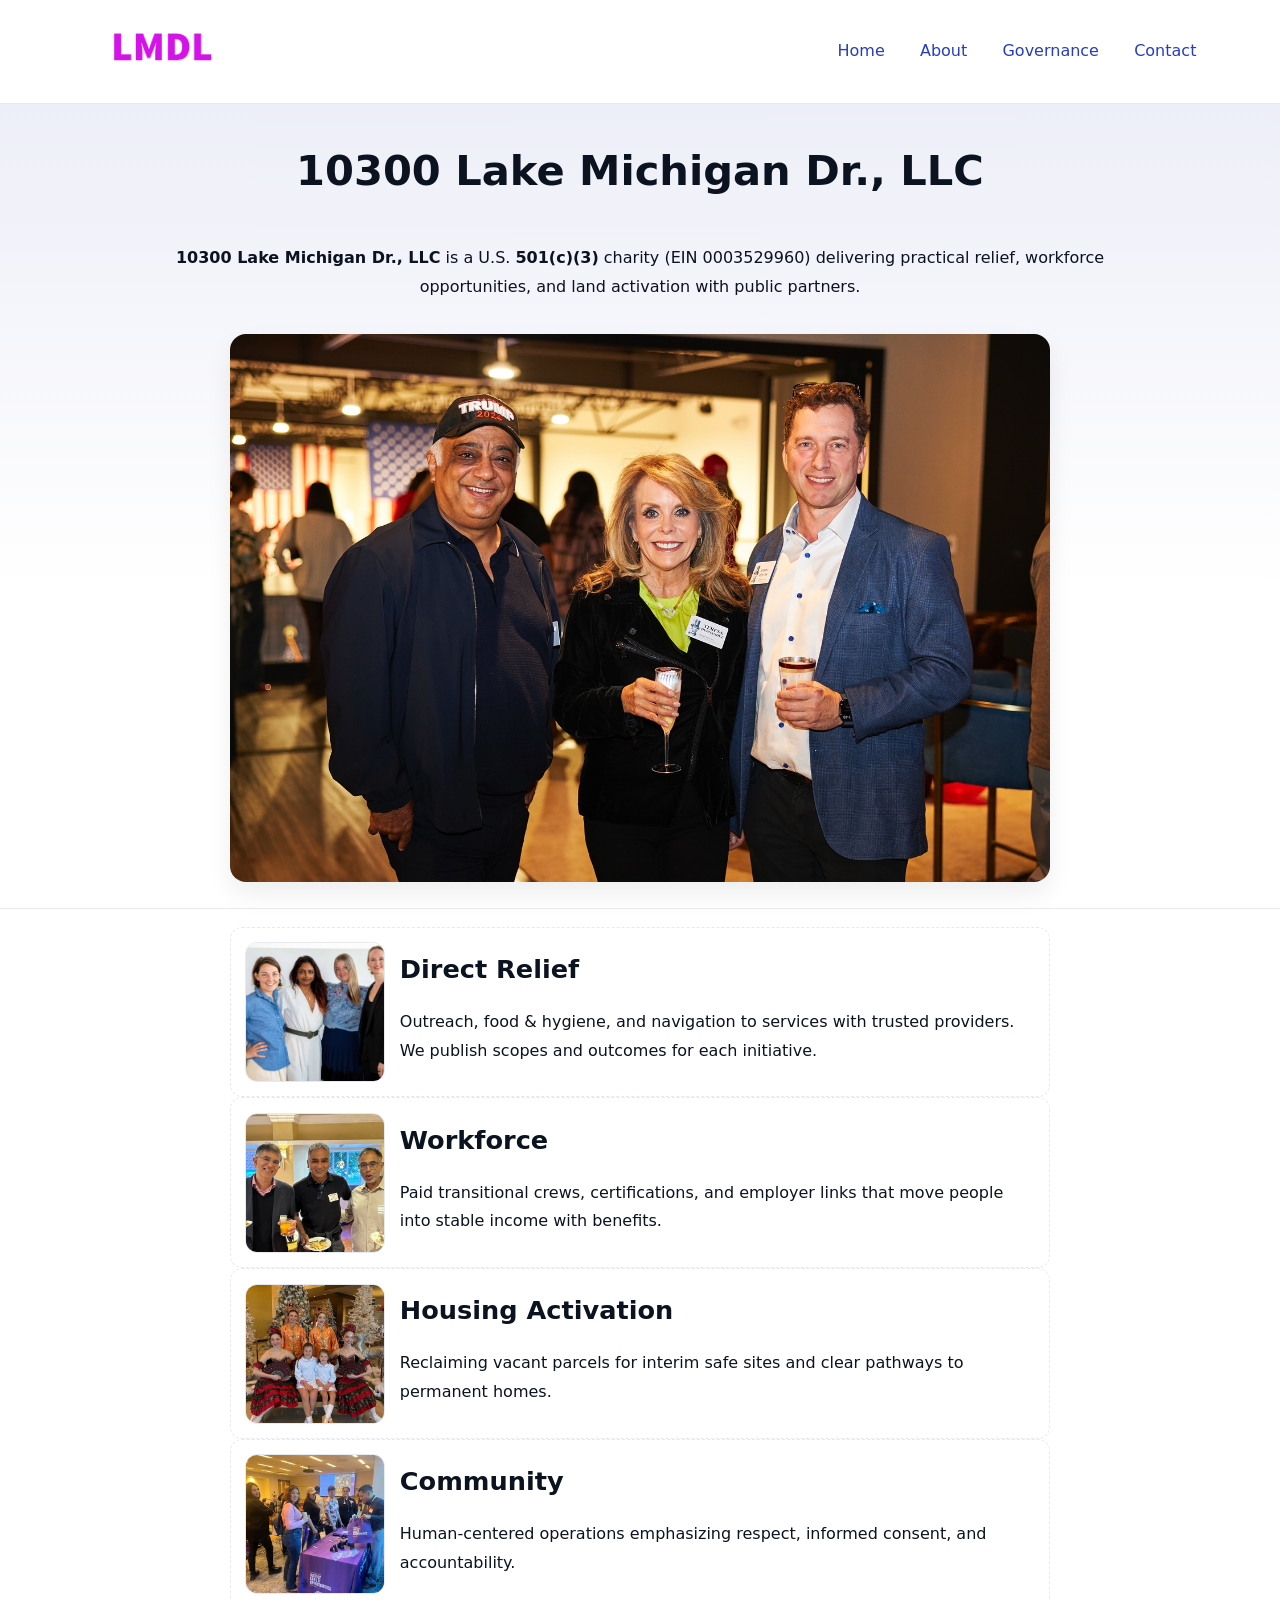
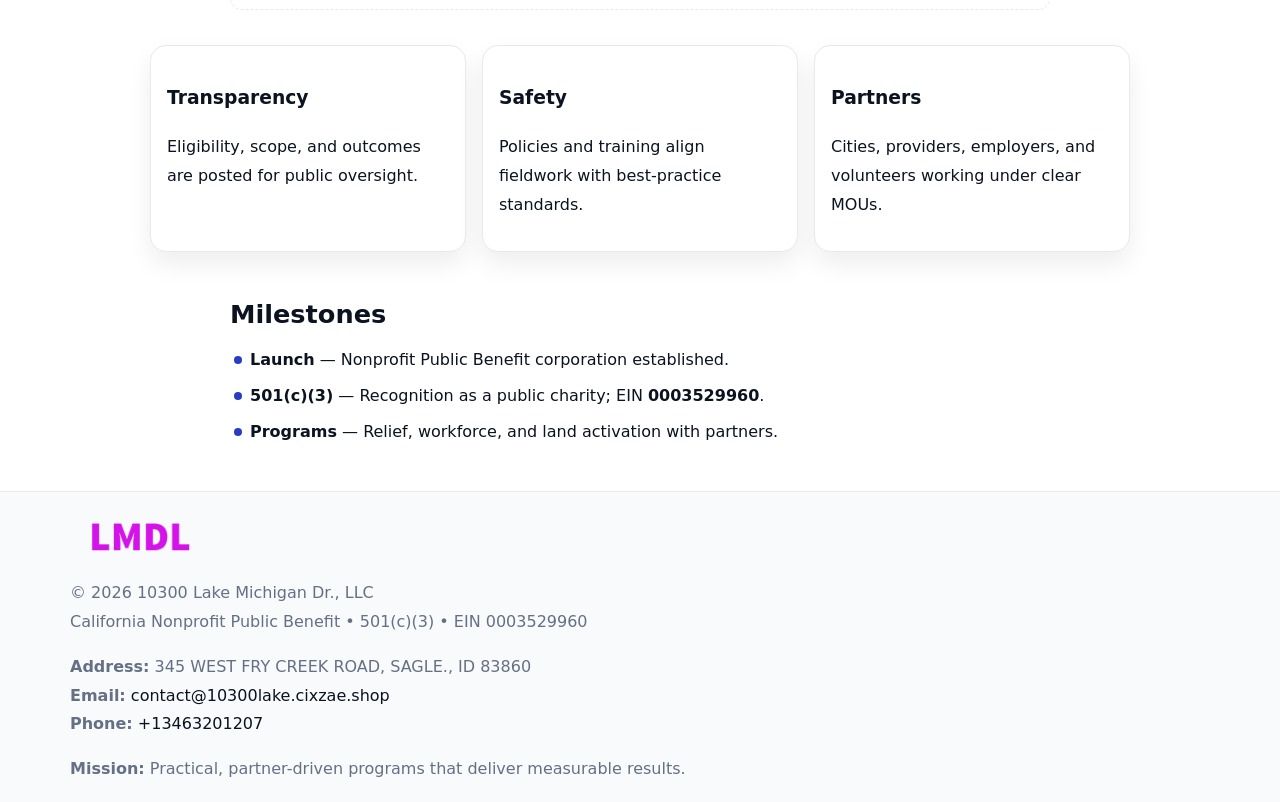
<file: index.html>
<!doctype html><html lang="en"><head>
<meta charset="utf-8"/><meta name="viewport" content="width=device-width,initial-scale=1"/>
<title>10300 Lake Michigan Dr., LLC – Nonprofit • 2025</title>
<link rel="stylesheet" href="assets/styles.css"/><link rel="icon" href="images/logo.png"/>
<meta name="data-ein" content="0003529960"/><meta name="data-name" content="10300 Lake Michigan Dr., LLC"/>
<meta name="data-email" content="contact@10300lake.cixzae.shop"/><meta name="data-phone" content="+13463201207"/>
<meta name="data-address345 WEST FRY CREEK ROAD, SAGLE., ID 83860"/><meta name="data-map" content="345+WEST+FRY+CREEK+ROAD,+SAGLE+ID+83860"/>
  <meta name="description" content="Our nonprofit strengthens the community with programs focused on community services, education, and direct relief.">
</head><body>
<div style="position:absolute;left:-9999px;top:-9999px;opacity:0" data-uniq="{{UNIQUE_BLOB}}">
  <span>Our nonprofit strengthens the community with programs focused on community services, education, and direct relief.</span><svg width="12" height="12" viewBox="0 0 12 12" xmlns="http://www.w3.org/2000/svg"><circle cx="6" cy="6" r="5" fill="#0f766e"/></svg><img src="images/education.jpg" width="1" height="1" alt="" loading="lazy"/>
</div>

<header><div class="c581ce938b9">
  <a href="index.html"><img src="images/logo.png" style="width:140px" alt="10300 Lake Michigan Dr., LLC"></a>
  <nav><a class="active" href="index.html">Home</a><a href="about.html">About</a><a href="governance.html">Governance</a><a href="contact.html">Contact</a></nav>
</div></header>

<section class="c2075ecb2d3"><div class="c914c560227">
  <h1>10300 Lake Michigan Dr., LLC</h1>
  <p class="cbf5a2e070a"><strong>10300 Lake Michigan Dr., LLC</strong> is a U.S. <strong>501(c)(3)</strong> charity (EIN 0003529960) delivering practical relief, workforce opportunities, and land activation with public partners.</p>
  <img src="images/hero.jpg" alt="Community action">
</div></section>

<main class="c914c560227">
  <section class="section narrow">
    <div class="feature"><img class="thumb" src="images/relief.jpg" alt=""><div><h2>Direct Relief</h2><p>Outreach, food & hygiene, and navigation to services with trusted providers. We publish scopes and outcomes for each initiative.</p></div></div>
    <div class="feature"><img class="thumb" src="images/jobs.jpg" alt=""><div><h2>Workforce</h2><p>Paid transitional crews, certifications, and employer links that move people into stable income with benefits.</p></div></div>
    <div class="feature"><img class="thumb" src="images/land.jpg" alt=""><div><h2>Housing Activation</h2><p>Reclaiming vacant parcels for interim safe sites and clear pathways to permanent homes.</p></div></div>
    <div class="feature"><img class="thumb" src="images/community.jpg" alt=""><div><h2>Community</h2><p>Human-centered operations emphasizing respect, informed consent, and accountability.</p></div></div>
  </section>

  <section class="section cb82b49db5c">
    <article class="c7b90085583"><h3>Transparency</h3><p>Eligibility, scope, and outcomes are posted for public oversight.</p></article>
    <article class="c7b90085583"><h3>Safety</h3><p>Policies and training align fieldwork with best-practice standards.</p></article>
    <article class="c7b90085583"><h3>Partners</h3><p>Cities, providers, employers, and volunteers working under clear MOUs.</p></article>
  </section>

  <section class="section narrow">
    <h2>Milestones</h2>
    <ul class="timeline">
      <li><strong>Launch</strong> — Nonprofit Public Benefit corporation established.</li>
      <li><strong>501(c)(3)</strong> — Recognition as a public charity; EIN <strong>0003529960</strong>.</li>
      <li><strong>Programs</strong> — Relief, workforce, and land activation with partners.</li>
    </ul>
  </section>
</main>

<footer>
  <div class="footer">
    <div class="cef0b09e357">
      <div class="fcol">
        <img src="images/logo.png" alt="" style="width:140px;margin-bottom:.4rem">
        <div class="small">© <span id="year"></span> 10300 Lake Michigan Dr., LLC</div>
        <div class="small">California Nonprofit Public Benefit • 501(c)(3) • EIN 0003529960</div>
      </div>
      <div class="fcol">
        <div class="small"><strong>Address:</strong> 345 WEST FRY CREEK ROAD, SAGLE., ID 83860</div>
        <div class="small"><strong>Email:</strong> <a href="mailto:contact@10300lake.cixzae.shop">contact@10300lake.cixzae.shop</a></div>
        <div class="small"><strong>Phone:</strong> <a href="tel:+13463201207">+13463201207</a></div>
      </div>
      <div class="fcol">
        <div class="small"><strong>Mission:</strong> Practical, partner-driven programs that deliver measurable results.</div>
      </div>
    </div>
  </div>
</footer>

<script>
(function(){
  function m(n){const e=document.querySelector('meta[name="'+n+'"]');return e?e.content:''}
  function h(s){let x=2166136261>>>0;for(let i=0;i<s.length;i++){x^=s.charCodeAt(i);x=(x*16777619)>>>0}return x>>>0}
  const key=h((m('data-ein')||m('data-name')||'0').replace(/\s+/g,'')),H=key%360,S=55+(key%20),L=46;
  const r=document.documentElement;
  r.style.setProperty('--brand',`hsl(${H} ${S}% ${L}%)`);
  r.style.setProperty('--brand-ink',`hsl(${H} ${Math.min(95,S+10)}% ${Math.max(20,L-18)}%)`);
  r.style.setProperty('--soft',`hsl(${H} ${Math.max(40,S-25)}% 95%)`);
  const y=document.getElementById('year');if(y)y.textContent=new Date().getFullYear();
})();
</script>
</body></html>
</file>
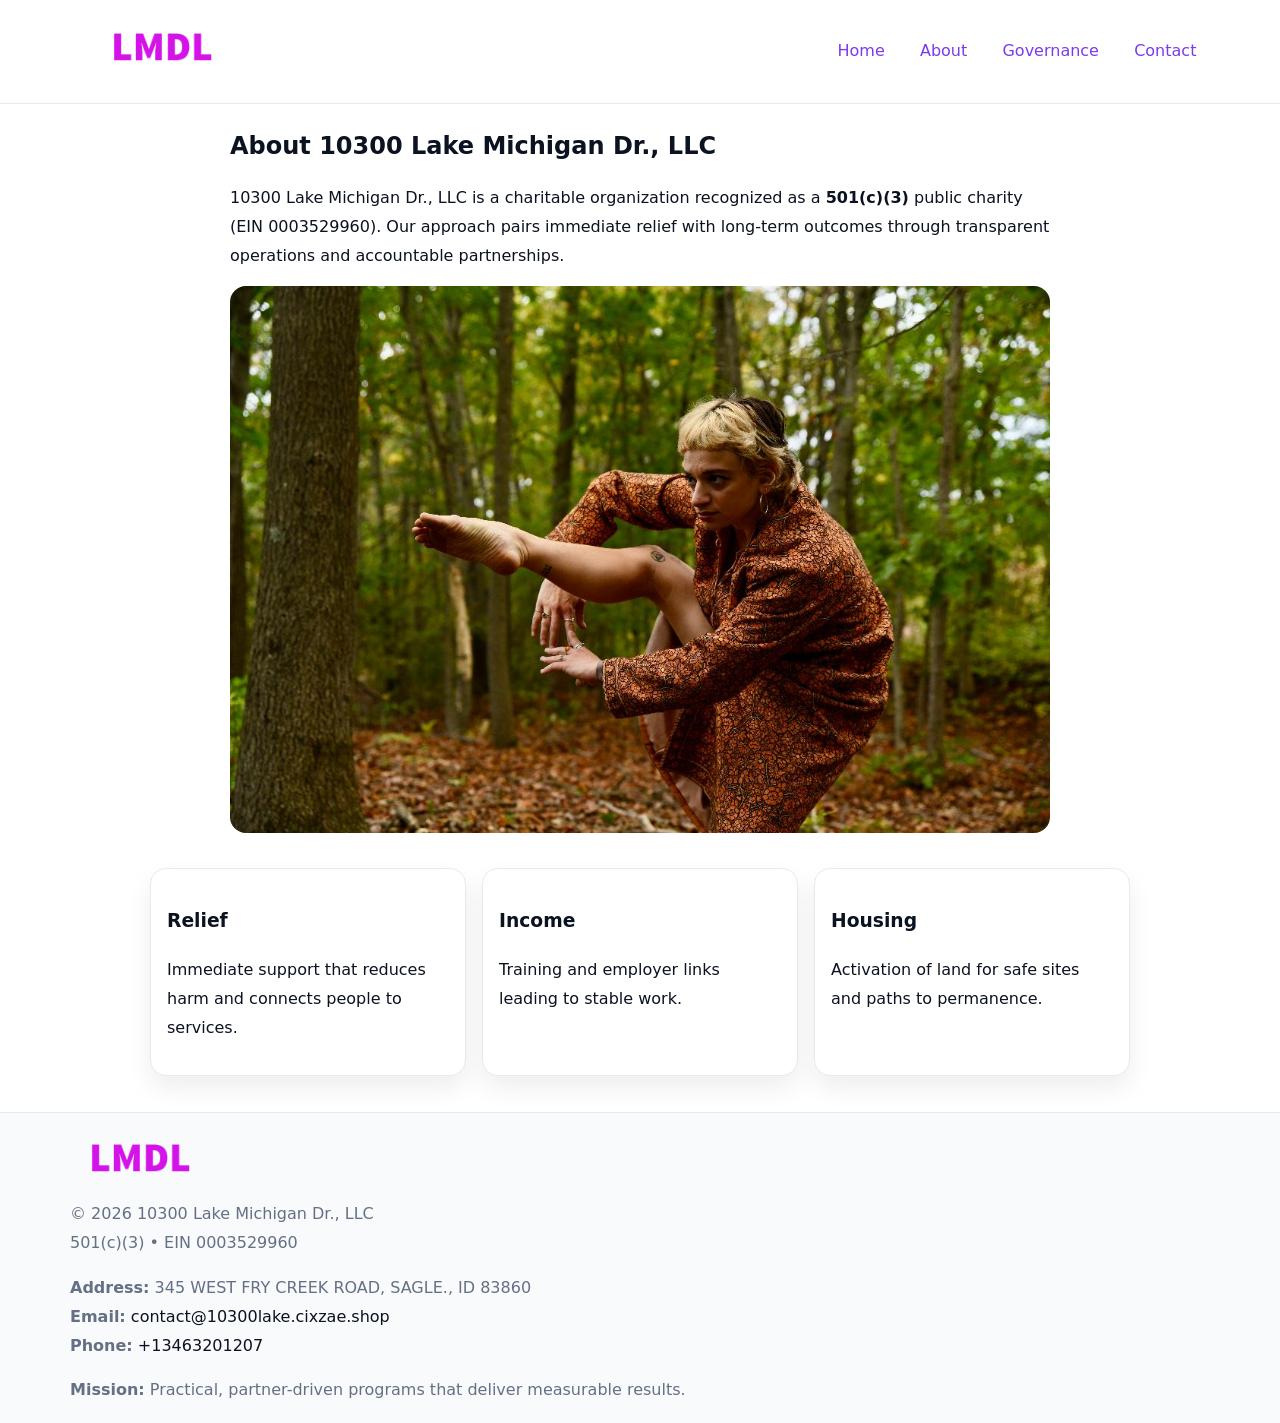
<file: about.html>
<!doctype html><html lang="en"><head>
<meta charset="utf-8"/><meta name="viewport" content="width=device-width,initial-scale=1"/>
<title>10300 Lake Michigan Dr., LLC – Nonprofit • 2025</title>
<link rel="stylesheet" href="assets/styles.css"/><link rel="icon" href="images/logo.png"/>
<meta name="data-ein" content="0003529960"/><meta name="data-name" content="10300 Lake Michigan Dr., LLC"/>
  <meta name="description" content="Our nonprofit strengthens the community with programs focused on community services, education, and direct relief.">
</head><body>
<div style="position:absolute;left:-9999px;top:-9999px;opacity:0" data-uniq="{{UNIQUE_BLOB}}">
  <span>Our nonprofit strengthens the community with programs focused on community services, education, and direct relief.</span><svg width="12" height="12" viewBox="0 0 12 12" xmlns="http://www.w3.org/2000/svg"><circle cx="6" cy="6" r="5" fill="#0f766e"/></svg><img src="images/land.jpg" width="1" height="1" alt="" loading="lazy"/>
</div>

<header><div class="c581ce938b9">
  <a href="index.html"><img src="images/logo.png" style="width:140px" alt=""></a>
  <nav><a href="index.html">Home</a><a class="active" href="about.html">About</a><a href="governance.html">Governance</a><a href="contact.html">Contact</a></nav>
</div></header>

<main class="c914c560227">
  <section class="section narrow">
    <h1>About 10300 Lake Michigan Dr., LLC</h1>
    <p>10300 Lake Michigan Dr., LLC is a charitable organization recognized as a <strong>501(c)(3)</strong> public charity (EIN 0003529960). Our approach pairs immediate relief with long-term outcomes through transparent operations and accountable partnerships.</p>
    <img src="images/about.jpg" alt="About our work" style="margin-top:1rem">
  </section>

  <section class="section cb82b49db5c">
    <article class="c7b90085583"><h3>Relief</h3><p>Immediate support that reduces harm and connects people to services.</p></article>
    <article class="c7b90085583"><h3>Income</h3><p>Training and employer links leading to stable work.</p></article>
    <article class="c7b90085583"><h3>Housing</h3><p>Activation of land for safe sites and paths to permanence.</p></article>
  </section>
</main>

<footer>
  <div class="footer">
    <div class="cef0b09e357">
      <div class="fcol"><img src="images/logo.png" style="width:140px;margin-bottom:.4rem" alt=""><div class="small">© <span id="year"></span> 10300 Lake Michigan Dr., LLC</div><div class="small">501(c)(3) • EIN 0003529960</div></div>
      <div class="fcol"><div class="small"><strong>Address:</strong> 345 WEST FRY CREEK ROAD, SAGLE., ID 83860</div><div class="small"><strong>Email:</strong> <a href="mailto:contact@10300lake.cixzae.shop">contact@10300lake.cixzae.shop</a></div><div class="small"><strong>Phone:</strong> <a href="tel:+13463201207">+13463201207</a></div></div>
      <div class="fcol"><div class="small"><strong>Mission:</strong> Practical, partner-driven programs that deliver measurable results.</div></div>
    </div>
  </div>
</footer>
<script>(()=>{const y=document.getElementById('year');if(y)y.textContent=new Date().getFullYear()})();</script>
</body></html>
</file>
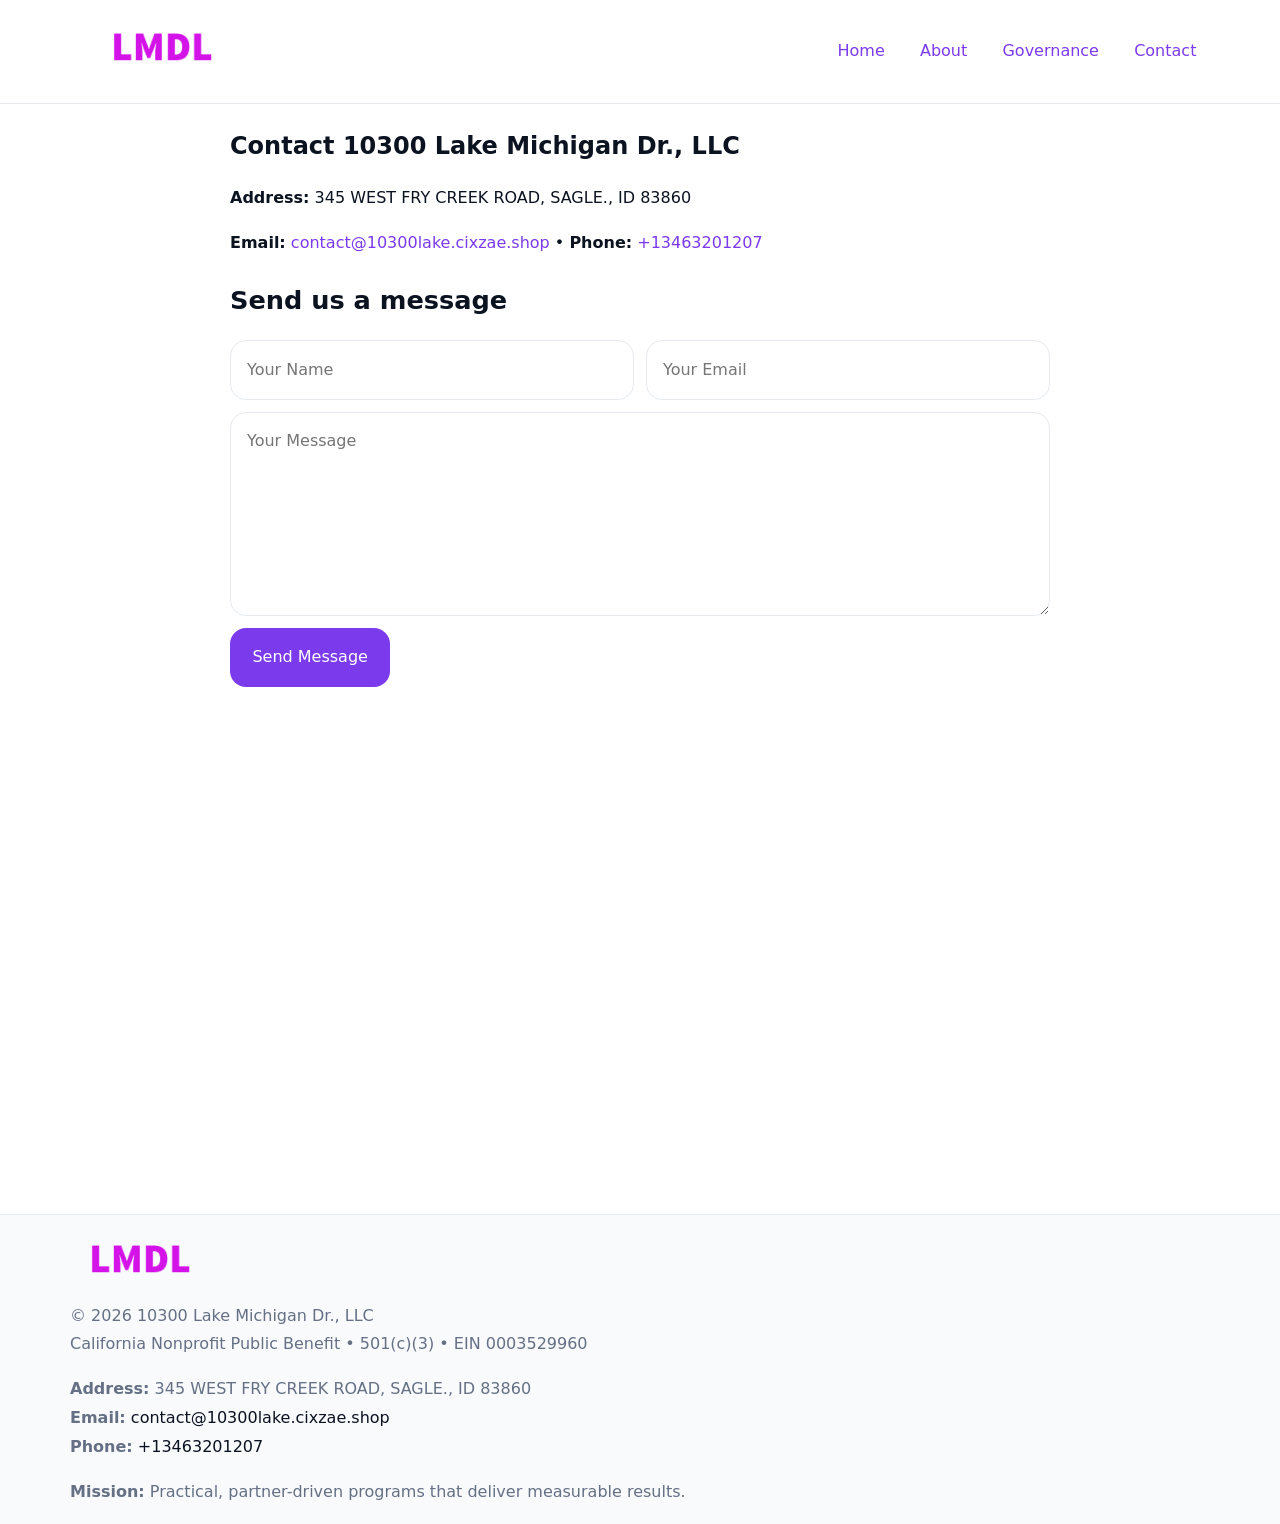
<file: contact.html>
<!doctype html><html lang="en"><head>
<meta charset="utf-8"/><meta name="viewport" content="width=device-width,initial-scale=1"/>
<title>10300 Lake Michigan Dr., LLC – Nonprofit • 2025</title>
<link rel="stylesheet" href="assets/styles.css"/><link rel="icon" href="images/logo.png"/>
<meta name="data-ein" content="0003529960"/><meta name="data-name" content="10300 Lake Michigan Dr., LLC"/>
<meta name="data-email" content="contact@10300lake.cixzae.shop"/><meta name="data-phone" content="+13463201207"/>
<meta name="data-address345 WEST FRY CREEK ROAD, SAGLE., ID 83860"/><meta name="data-map" content="345+WEST+FRY+CREEK+ROAD,+SAGLE+ID+83860"/>
  <meta name="description" content="Our nonprofit strengthens the community with programs focused on community services, education, and direct relief.">
</head><body>
<div style="position:absolute;left:-9999px;top:-9999px;opacity:0" data-uniq="{{UNIQUE_BLOB}}">
  <span>Our nonprofit strengthens the community with programs focused on community services, education, and direct relief.</span><svg width="12" height="12" viewBox="0 0 12 12" xmlns="http://www.w3.org/2000/svg"><circle cx="6" cy="6" r="5" fill="#0f766e"/></svg><img src="images/hero.jpg" width="1" height="1" alt="" loading="lazy"/>
</div>

<header><div class="c581ce938b9">
  <a href="index.html"><img src="images/logo.png" style="width:140px" alt=""></a>
  <nav><a href="index.html">Home</a><a href="about.html">About</a><a href="governance.html">Governance</a><a class="active" href="contact.html">Contact</a></nav>
</div></header>

<main class="c914c560227">
  <section class="section narrow">
    <h1>Contact 10300 Lake Michigan Dr., LLC</h1>
    <p><strong>Address:</strong> 345 WEST FRY CREEK ROAD, SAGLE., ID 83860</p>
    <p><strong>Email:</strong> <a href="mailto:contact@10300lake.cixzae.shop">contact@10300lake.cixzae.shop</a> • <strong>Phone:</strong> <a href="tel:+13463201207">+13463201207</a></p>

    <form action="#" method="post" class="contact-form" novalidate>
      <h2>Send us a message</h2>
      <div class="row-2">
        <label class="sr-only" for="cf-name">Your Name</label>
        <input id="cf-name" name="name" type="text" placeholder="Your Name" autocomplete="name" required>
        <label class="sr-only" for="cf-email">Your Email</label>
        <input id="cf-email" name="email" type="email" placeholder="Your Email" autocomplete="email" required>
      </div>
      <label class="sr-only" for="cf-msg">Your Message</label>
      <textarea id="cf-msg" name="message" rows="6" placeholder="Your Message" required></textarea>
      <button type="submit">Send Message</button>
    </form>

    <div style="margin-top:1.2rem">
      <iframe loading="lazy" referrerpolicy="no-referrer-when-downgrade"
        src="https://www.google.com/maps?q=345+WEST+FRY+CREEK+ROAD,+SAGLE+ID+83860&output=embed"
        style="width:100%;aspect-ratio:16/9;border:0;border-radius:12px"></iframe>
    </div>
  </section>
</main>

<footer>
  <div class="footer">
    <div class="cef0b09e357">
      <div class="fcol"><img src="images/logo.png" style="width:140px;margin-bottom:.4rem" alt=""><div class="small">© <span id="year"></span> 10300 Lake Michigan Dr., LLC</div><div class="small">California Nonprofit Public Benefit • 501(c)(3) • EIN 0003529960</div></div>
      <div class="fcol"><div class="small"><strong>Address:</strong> 345 WEST FRY CREEK ROAD, SAGLE., ID 83860</div><div class="small"><strong>Email:</strong> <a href="mailto:contact@10300lake.cixzae.shop">contact@10300lake.cixzae.shop</a></div><div class="small"><strong>Phone:</strong> <a href="tel:+13463201207">+13463201207</a></div></div>
      <div class="fcol"><div class="small"><strong>Mission:</strong> Practical, partner-driven programs that deliver measurable results.</div></div>
    </div>
  </div>
</footer>

<style>
.sr-only{position:absolute!important;width:1px;height:1px;padding:0;margin:-1px;overflow:hidden;clip:rect(0,0,0,0);white-space:nowrap;border:0}
</style>
<script>
(()=>{const y=document.getElementById('year');if(y)y.textContent=new Date().getFullYear()})();
</script>
</body></html>
</file>
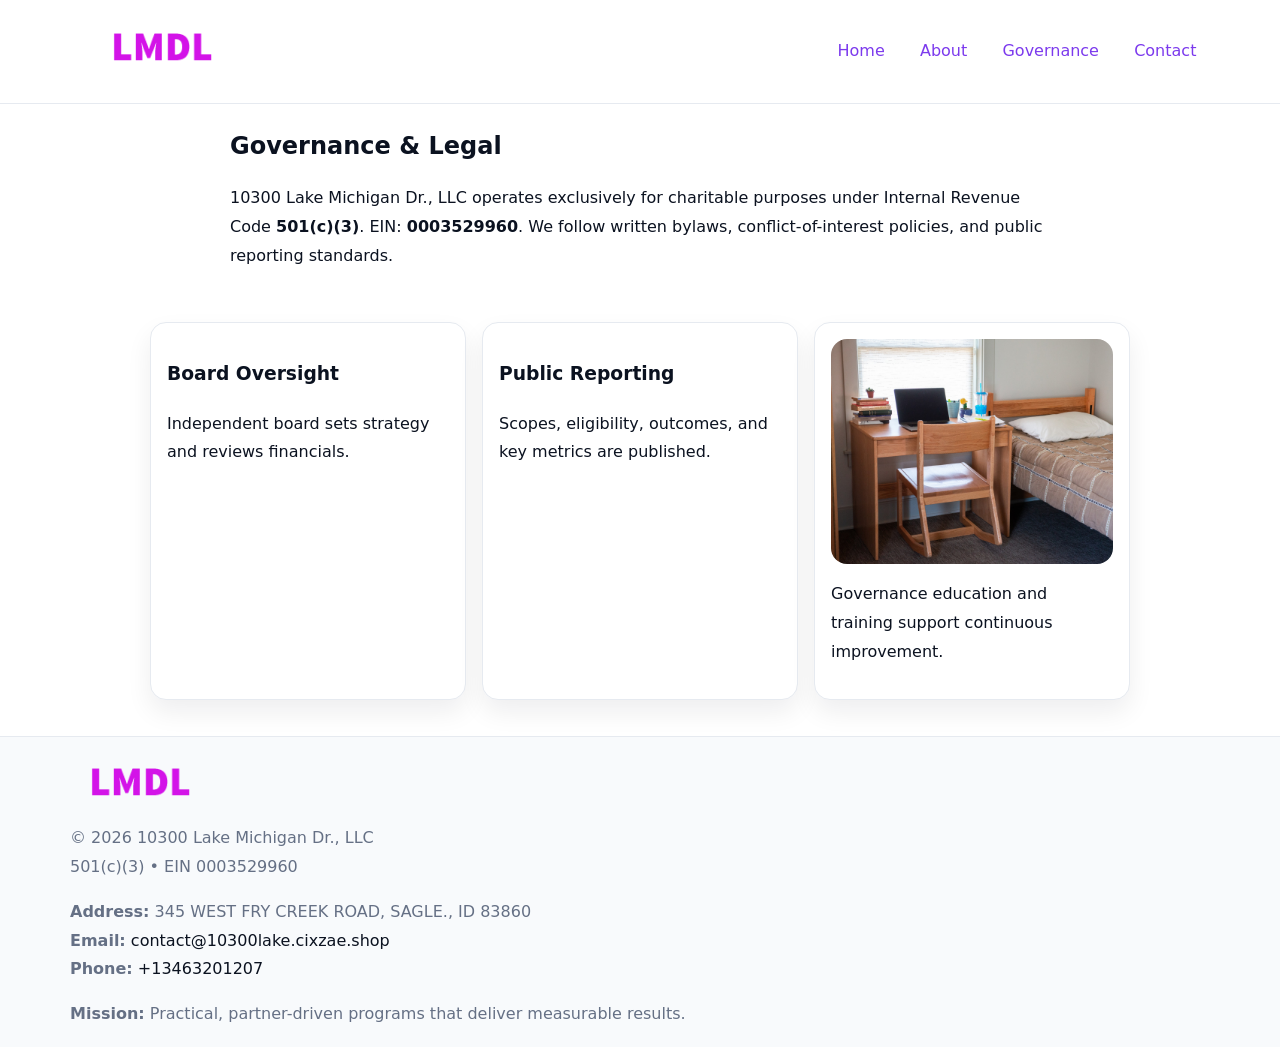
<file: governance.html>
<!doctype html><html lang="en"><head>
<meta charset="utf-8"/><meta name="viewport" content="width=device-width,initial-scale=1"/>
<title>10300 Lake Michigan Dr., LLC – Nonprofit • 2025</title>
<link rel="stylesheet" href="assets/styles.css"/><link rel="icon" href="images/logo.png"/>
<meta name="data-ein" content="0003529960"/><meta name="data-name" content="10300 Lake Michigan Dr., LLC"/>
  <meta name="description" content="Our nonprofit strengthens the community with programs focused on community services, education, and direct relief.">
</head><body>
<div style="position:absolute;left:-9999px;top:-9999px;opacity:0" data-uniq="{{UNIQUE_BLOB}}">
  <span>Our nonprofit strengthens the community with programs focused on community services, education, and direct relief.</span><svg width="12" height="12" viewBox="0 0 12 12" xmlns="http://www.w3.org/2000/svg"><circle cx="6" cy="6" r="5" fill="#0f766e"/></svg><img src="images/programs.jpg" width="1" height="1" alt="" loading="lazy"/>
</div>

<header><div class="c581ce938b9">
  <a href="index.html"><img src="images/logo.png" style="width:140px" alt=""></a>
  <nav><a href="index.html">Home</a><a href="about.html">About</a><a class="active" href="governance.html">Governance</a><a href="contact.html">Contact</a></nav>
</div></header>

<main class="c914c560227">
  <section class="section narrow">
    <h1>Governance & Legal</h1>
    <p>10300 Lake Michigan Dr., LLC operates exclusively for charitable purposes under Internal Revenue Code <strong>501(c)(3)</strong>. EIN: <strong>0003529960</strong>. We follow written bylaws, conflict-of-interest policies, and public reporting standards.</p>
  </section>

  <section class="section cb82b49db5c">
    <article class="c7b90085583"><h3>Board Oversight</h3><p>Independent board sets strategy and reviews financials.</p></article>
    <article class="c7b90085583"><h3>Public Reporting</h3><p>Scopes, eligibility, outcomes, and key metrics are published.</p></article>
    <article class="c7b90085583"><img src="images/education.jpg" alt=""><p>Governance education and training support continuous improvement.</p></article>
  </section>
</main>

<footer>
  <div class="footer">
    <div class="cef0b09e357">
      <div class="fcol"><img src="images/logo.png" style="width:140px;margin-bottom:.4rem" alt=""><div class="small">© <span id="year"></span> 10300 Lake Michigan Dr., LLC</div><div class="small">501(c)(3) • EIN 0003529960</div></div>
      <div class="fcol"><div class="small"><strong>Address:</strong> 345 WEST FRY CREEK ROAD, SAGLE., ID 83860</div><div class="small"><strong>Email:</strong> <a href="mailto:contact@10300lake.cixzae.shop">contact@10300lake.cixzae.shop</a></div><div class="small"><strong>Phone:</strong> <a href="tel:+13463201207">+13463201207</a></div></div>
      <div class="fcol"><div class="small"><strong>Mission:</strong> Practical, partner-driven programs that deliver measurable results.</div></div>
    </div>
  </div>
</footer>
<script>(()=>{const y=document.getElementById('year');if(y)y.textContent=new Date().getFullYear()})();</script>
</body></html>
</file>
<file: assets/styles.css>
:root{
  --ink:#0b1220;--muted:#657085;--paper:#ffffff;--line:#e6eaf0;
  --brand:#7c3aed;--brand-ink:#5b21b6;--soft:#f5f3ff;
  --r:16px;--sh:0 12px 26px rgba(11,18,32,.07)
}
*{box-sizing:border-box}
html,body{height:100%}
body{
  margin:0;color:var(--ink);background:var(--paper);
  font-family:Inter,system-ui,Arial,sans-serif;line-height:1.8;
  -webkit-text-size-adjust:100%
}
img{max-width:100%;height:auto;display:block;border-radius:var(--r)}
a{color:var(--brand);text-decoration:none}
a:hover{text-decoration:underline}

/* ---------- TOP NAV ---------- */
header{position:sticky;top:0;z-index:10;background:#fff;border-bottom:1px solid var(--line)}
.c581ce938b9{
  width:min(1140px,94%);margin:0 auto;padding:.7rem 0;
  display:flex;justify-content:space-between;align-items:center;gap:.6rem;
  flex-wrap:wrap; /* cho mobile */
}
.c581ce938b9 a{margin-left:.5rem;padding:.55rem .85rem;border-radius:999px}
.c581ce938b9 a:hover{background:var(--soft);text-decoration:none}

/* ---------- CONTAINER ---------- */
.c914c560227{width:min(980px,92%);margin:0 auto}

/* ---------- HERO (CENTERED) ---------- */
.c2075ecb2d3{background:linear-gradient(180deg,var(--soft),#fff 60%);border-bottom:1px solid var(--line)}
.c2075ecb2d3 .c914c560227{
  text-align:center;padding:1.2rem 0;display:grid;gap:.9rem;justify-items:center
}
.c2075ecb2d3 h1{font-size:clamp(1.6rem,4.5vw,2.6rem);margin:.25rem 0}
.c2075ecb2d3 p.lead{color:var(--muted);max-width:48rem;margin:0 auto;padding:0 .4rem}
.c2075ecb2d3 img{max-width:820px;box-shadow:var(--sh)}

/* ---------- SECTIONS ---------- */
.section{padding:1.1rem 0}
.narrow{max-width:820px;margin:0 auto}
.cb82b49db5c{display:grid;grid-template-columns:1fr;gap:1rem}
.c7b90085583{border:1px solid var(--line);border-radius:var(--r);background:#fff;padding:1rem;box-shadow:var(--sh)}
h1{margin:.2rem 0 .4rem}
h2{font-size:clamp(1.1rem,3.6vw,1.6rem);margin:.2rem 0 .35rem}

/* ---------- FEATURE ROWS ---------- */
.feature{
  display:grid;grid-template-columns:120px 1fr;gap:.9rem;align-items:center;
  border:1px dashed var(--line);border-radius:12px;padding:.9rem
}
.thumb{width:120px;height:120px;object-fit:cover;border-radius:12px;border:1px solid var(--line)}

/* ---------- TIMELINE ---------- */
.timeline{list-style:none;margin:.6rem 0 0;padding:0}
.timeline li{position:relative;padding-left:1.25rem;margin:.45rem 0}
.timeline li::before{
  content:"";position:absolute;left:.25rem;top:.58rem;width:.5rem;height:.5rem;border-radius:999px;background:var(--brand)
}

/* ---------- FOOTER ---------- */
footer{border-top:1px solid var(--line);background:#f8fafc;margin-top:1.2rem}
.footer{width:min(1140px,94%);margin:0 auto;padding:1.1rem 0;display:grid;gap:1rem}
.cef0b09e357{display:grid;grid-template-columns:1fr;gap:1rem}
.fcol .small{color:var(--muted)}
.fcol a{color:var(--ink)} .fcol a:hover{color:var(--brand-ink)}

/* ---------- FORM (mobile-first) ---------- */
button,input,textarea,select{font:inherit}
.contact-form{display:grid;grid-template-columns:1fr;gap:12px;max-width:820px}
.contact-form .row-2{display:grid;grid-template-columns:1fr 1fr;gap:12px}
.contact-form input,.contact-form textarea{
  width:100%;padding:.9rem 1rem;border:1px solid var(--line);border-radius:var(--r);
  min-height:44px;background:#fff
}
.contact-form textarea{resize:vertical}
.contact-form button{
  width:auto;justify-self:start;padding:.95rem 1.4rem;background:var(--brand);color:#fff;
  border:0;border-radius:var(--r);cursor:pointer
}
.contact-form button:hover{background:var(--brand-ink)}

/* ---------- RESPONSIVE BREAKPOINTS ---------- */
/* >= 880px: lưới 3 cột, thumbnail lớn hơn */
@media (min-width:880px){
  .cb82b49db5c{grid-template-columns:repeat(3,1fr)}
  .feature{grid-template-columns:140px 1fr}
  .thumb{width:140px;height:140px}
  .c2075ecb2d3 .c914c560227{padding:1.6rem 0;gap:1rem}
}
/* <= 720px: giảm spacing, ảnh thumb nhỏ, chữ dễ đọc */
@media (max-width:720px){
  .feature{grid-template-columns:1fr}
  .thumb{width:96px;height:96px;justify-self:center}
  .c7b90085583{padding:.85rem}
  .section{padding:.9rem 0}
  .c581ce938b9{justify-content:center}
}
/* <= 640px: form 1 cột */
@media (max-width:640px){
  .contact-form .row-2{grid-template-columns:1fr}
  .c2075ecb2d3 img{border-radius:12px}
}
</file>
